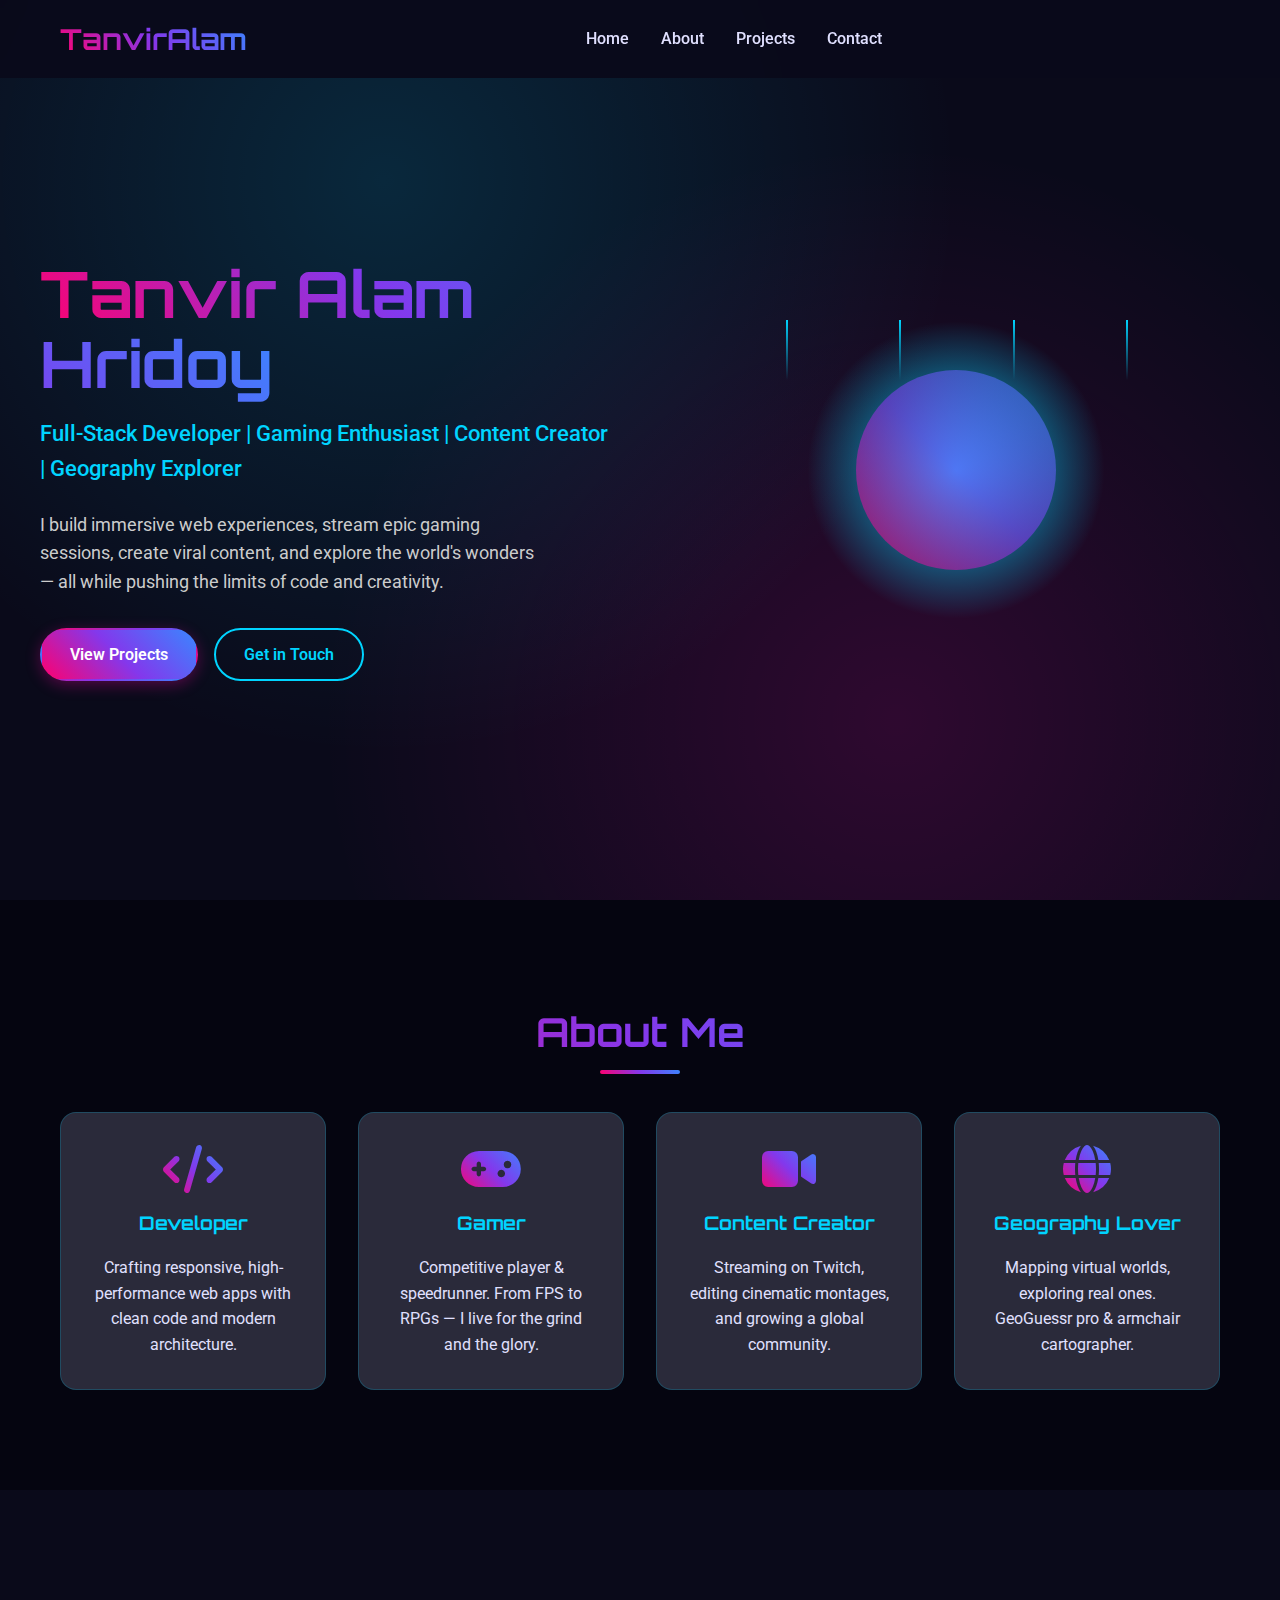
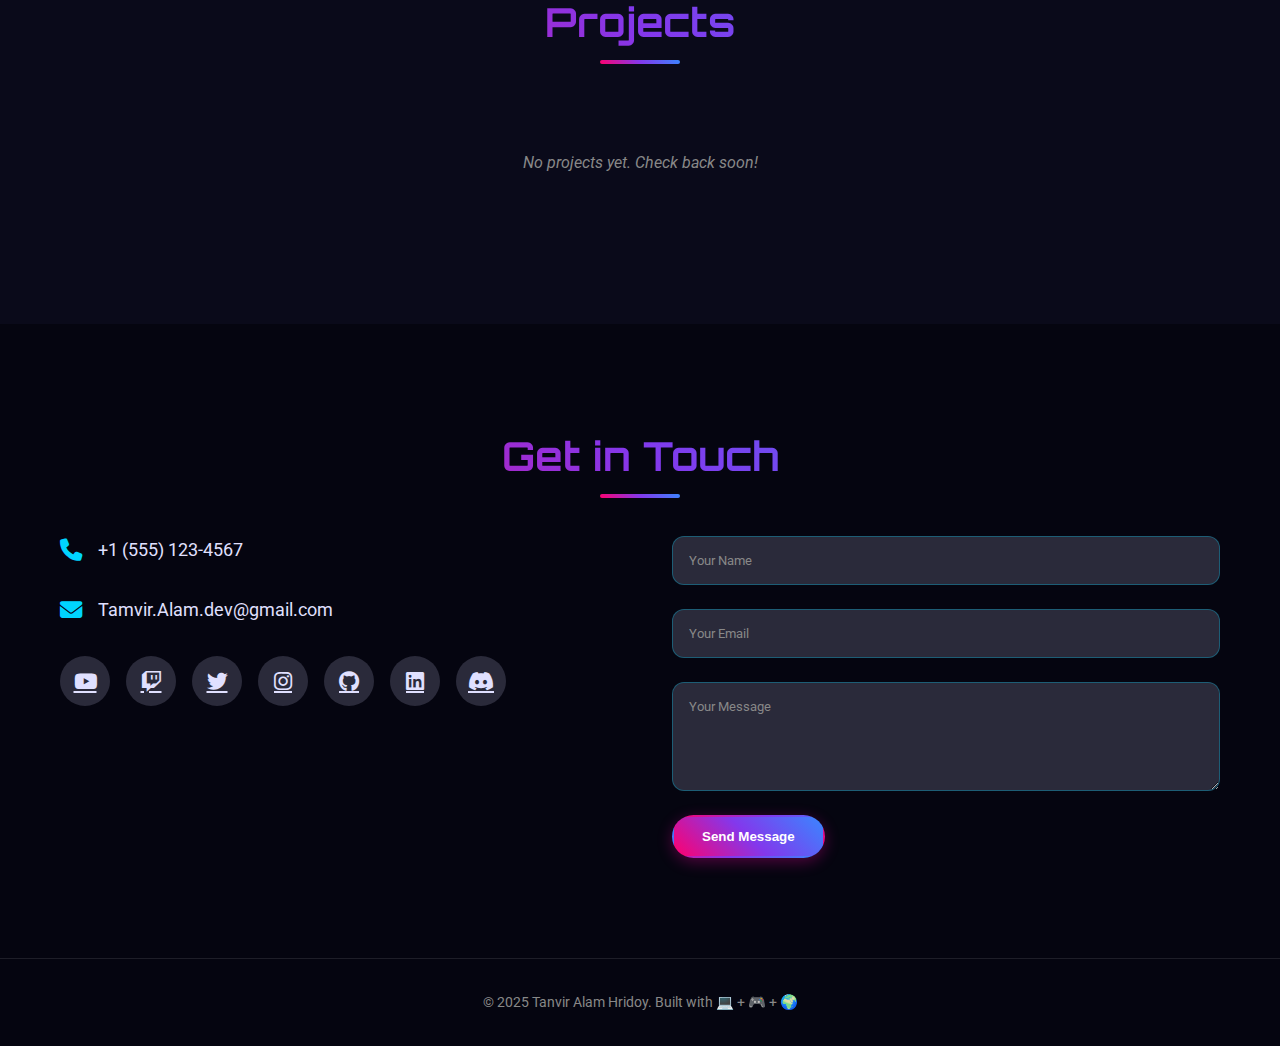
<file: index.html>
<!DOCTYPE html>
<html lang="en">
<head>
  <meta charset="UTF-8" />
  <meta name="viewport" content="width=device-width, initial-scale=1.0"/>
  <title> Tanvir Alam| Developer × Gamer × Creator × Geographer</title>
  <link rel="stylesheet" href="style.css" />
  <link href="https://fonts.googleapis.com/css2?family=Orbitron:wght@500;700&family=Roboto:wght@300;400;500&display=swap" rel="stylesheet">
  <link rel="stylesheet" href="https://cdnjs.cloudflare.com/ajax/libs/font-awesome/6.5.0/css/all.min.css"/>
</head>
<body>
  <!-- Navigation -->
  <nav class="navbar">
   <div class="nav-container">
  <div class="nav-logo">
    <a href="#home">Tanvir<span>Alam</span></a>
  </div>
  <ul class="nav-menu">
    <li><a href="#home" class="nav-link">Home</a></li>
    <li><a href="#about" class="nav-link">About</a></li>
    <li><a href="#projects" class="nav-link">Projects</a></li>
    <li><a href="#contact" class="nav-link">Contact</a></li>
  </ul>

  <!-- এখানে লগইন বাটন -->
  <div class="auth-status" id="auth-status"></div>

  <div class="hamburger">
    <span class="bar"></span>
    <span class="bar"></span>
    <span class="bar"></span>
  </div>
</div>
  </nav>

  <!-- Hero Section -->
  <section id="home" class="hero">
    <div class="hero-container">
      <div class="hero-content">
        <h1 class="hero-title">
          <span class="gradient-text">Tanvir Alam Hridoy</span>
        </h1>
        <p class="hero-subtitle">Full-Stack Developer | Gaming Enthusiast | Content Creator | Geography Explorer</p>
        <p class="hero-desc">
          I build immersive web experiences, stream epic gaming sessions, create viral content, and explore the world's wonders — all while pushing the limits of code and creativity.
        </p>
        <div class="hero-buttons">
          <a href="#projects" class="btn-primary">View Projects</a>
          <a href="#contact" class="btn-secondary">Get in Touch</a>
        </div>
      </div>
      <div class="hero-image">
        <div class="globe-glow"></div>
        <div class="code-lines">
          <span></span><span></span><span></span><span></span>
        </div>
      </div>
    </div>
  </section>

  <!-- About Section -->
  <section id="about" class="about">
    <div class="container">
      <h2 class="section-title">About Me</h2>
      <div class="about-grid">
        <div class="about-card">
          <i class="fas fa-code"></i>
          <h3>Developer</h3>
          <p>Crafting responsive, high-performance web apps with clean code and modern architecture.</p>
        </div>
        <div class="about-card">
          <i class="fas fa-gamepad"></i>
          <h3>Gamer</h3>
          <p>Competitive player & speedrunner. From FPS to RPGs — I live for the grind and the glory.</p>
        </div>
        <div class="about-card">
          <i class="fas fa-video"></i>
          <h3>Content Creator</h3>
          <p>Streaming on Twitch, editing cinematic montages, and growing a global community.</p>
        </div>
        <div class="about-card">
          <i class="fas fa-globe"></i>
          <h3>Geography Lover</h3>
          <p>Mapping virtual worlds, exploring real ones. GeoGuessr pro & armchair cartographer.</p>
        </div>
      </div>
    </div>
  </section>

  <!-- Projects Section -->
  <section id="projects" class="projects">
    <div class="container">
      <h2 class="section-title">Projects</h2>
      <div id="projects-grid" class="projects-grid">
        <!-- Projects loaded dynamically -->
      </div>
      <div id="no-projects" class="no-data">
        <p>No projects yet. Check back soon!</p>
      </div>
    </div>
  </section>

  <!-- Contact & Social -->
  <section id="contact" class="contact">
    <div class="container">
      <h2 class="section-title">Get in Touch</h2>
      <div class="contact-grid">
        <div class="contact-info">
          <div class="contact-item">
            <i class="fas fa-phone"></i>
            <span>+1 (555) 123-4567</span>
          </div>
          <div class="contact-item">
            <i class="fas fa-envelope"></i>
            <span>Tamvir.Alam.dev@gmail.com</span>
          </div>
          <div class="social-links">
            <a href="#" class="social-icon" data-platform="youtube"><i class="fab fa-youtube"></i></a>
            <a href="#" class="social-icon" data-platform="twitch"><i class="fab fa-twitch"></i></a>
            <a href="#" class="social-icon" data-platform="twitter"><i class="fab fa-twitter"></i></a>
            <a href="#" class="social-icon" data-platform="instagram"><i class="fab fa-instagram"></i></a>
            <a href="#" class="social-icon" data-platform="github"><i class="fab fa-github"></i></a>
            <a href="#" class="social-icon" data-platform="linkedin"><i class="fab fa-linkedin"></i></a>
            <a href="#" class="social-icon" data-platform="discord"><i class="fab fa-discord"></i></a>
          </div>
        </div>
        <form id="contact-form" class="contact-form">
          <input type="text" placeholder="Your Name" required />
          <input type="email" placeholder="Your Email" required />
          <textarea placeholder="Your Message" rows="5" required></textarea>
          <button type="submit" class="btn-primary">Send Message</button>
        </form>
      </div>
    </div>
  </section>

  <!-- Footer -->
  <footer class="footer">
    <p>&copy; 2025 Tanvir Alam Hridoy. Built with 💻 + 🎮 + 🌍</p>
  </footer>

  <script src="js/main.js"></script>
<!-- ইউজার লগইন মডাল -->
<div id="login-modal" class="modal">
  <div class="modal-content">
    <div class="modal-header">
      <h2 style="color:#00d4ff; margin:0;">লগইন করুন</h2>
      <span class="close" style="font-size:24px; cursor:pointer;">×</span>
    </div>
    <form id="user-login-form" style="padding:20px;">
      <div class="form-group">
        <label style="color:#ccc;">ইমেইল</label>
        <input type="email" id="user-email" placeholder="tanvir@example.com" required 
               style="width:100%; padding:12px; background:#16213e; border:1px solid #00d4ff; border-radius:8px; color:white; margin-top:5px;">
      </div>
      <div class="form-group">
        <label style="color:#ccc;">পাসওয়ার্ড</label>
        <input type="password" id="user-pass" placeholder="123456" required 
               style="width:100%; padding:12px; background:#16213e; border:1px solid #00d4ff; border-radius:8px; color:white; margin-top:5px;">
      </div>
      <div id="login-error" style="color:red; font-size:14px; margin:10px 0; min-height:20px;"></div>
      <button type="submit" class="btn-primary" 
              style="width:100%; padding:12px; background:#00d4ff; color:black; border:none; border-radius:8px; font-weight:bold;">
        লগইন করুন
      </button>
    </form>
  </div>
</div>
<script>
  // URL Parameter চেক করো
  const urlParams = new URLSearchParams(window.location.search);
  const adminMode = urlParams.get('admin');
  const dashboardMode = urlParams.get('dashboard');

  // যদি ?admin থাকে → Admin Login পেজে যাও
  if (adminMode === 'login' || adminMode === 'true') {
    window.location.href = 'admin.html';
  }

  // যদি ?dashboard থাকে → সরাসরি Dashboard (লগইন চেক সহ)
  else if (dashboardMode === 'true') {
    // চেক করো লগইন আছে কি না
    if (localStorage.getItem('adminLoggedIn') === 'true') {
      window.location.href = 'dashboard.html';
    } else {
      window.location.href = 'admin.html';
    }
  }
</script>
</body>
</html>
</file>
<file: style.css>
/* css/style.css */
:root {
  --primary: #00d4ff;
  --secondary: #ff00aa;
  --accent: #ffd700;
  --dark: #0a0a1a;
  --darker: #050510;
  --light: #e0e0ff;
  --gray: #2a2a3a;
  --gradient: linear-gradient(135deg, #667eea 0%, #764ba2 100%);
  --gaming-gradient: linear-gradient(45deg, #ff006e 0%, #8338ec 50%, #3a86ff 100%);
}

* {
  margin: 0;
  padding: 0;
  box-sizing: border-box;
}

html {
  scroll-behavior: smooth;
}

body {
  font-family: 'Roboto', sans-serif;
  background-color: var(--dark);
  color: var(--light);
  line-height: 1.6;
  overflow-x: hidden;
}

.container {
  max-width: 1200px;
  margin: 0 auto;
  padding: 0 20px;
}

/* Typography */
h1, h2, h3, h4 {
  font-family: 'Orbitron', sans-serif;
  font-weight: 700;
}

.section-title {
  text-align: center;
  font-size: 2.5rem;
  margin-bottom: 3rem;
  background: var(--gaming-gradient);
  -webkit-background-clip: text;
  -webkit-text-fill-color: transparent;
  background-clip: text;
  position: relative;
}

.section-title::after {
  content: '';
  position: absolute;
  bottom: -10px;
  left: 50%;
  transform: translateX(-50%);
  width: 80px;
  height: 4px;
  background: var(--gaming-gradient);
  border-radius: 2px;
}

/* Navigation */
.navbar {
  position: fixed;
  top: 0;
  width: 100%;
  background: rgba(10, 10, 26, 0.95);
  backdrop-filter: blur(10px);
  z-index: 1000;
  padding: 1rem 0;
  transition: all 0.3s ease;
}

.nav-container {
  max-width: 1200px;
  margin: 0 auto;
  padding: 0 20px;
  display: flex;
  justify-content: space-between;
  align-items: center;
}

.nav-logo a {
  font-family: 'Orbitron', sans-serif;
  font-size: 1.8rem;
  font-weight: 700;
  text-decoration: none;
  background: var(--gaming-gradient);
  -webkit-background-clip: text;
  -webkit-text-fill-color: transparent;
  background-clip: text;
}

.nav-logo span {
  color: var(--primary);
}

.nav-menu {
  display: flex;
  list-style: none;
  gap: 2rem;
}

.nav-link {
  color: var(--light);
  text-decoration: none;
  font-weight: 500;
  transition: all 0.3s ease;
  position: relative;
}

.nav-link::after {
  content: '';
  position: absolute;
  bottom: -5px;
  left: 0;
  width: 0;
  height: 2px;
  background: var(--primary);
  transition: width 0.3s ease;
}

.nav-link:hover::after {
  width: 100%;
}

.hamburger {
  display: none;
  flex-direction: column;
  cursor: pointer;
}

.bar {
  width: 25px;
  height: 3px;
  background: var(--primary);
  margin: 3px 0;
  transition: 0.3s;
}

/* Hero Section */
.hero {
  min-height: 100vh;
  display: flex;
  align-items: center;
  padding: 100px 20px 60px;
  position: relative;
  overflow: hidden;
}

.hero::before {
  content: '';
  position: absolute;
  top: 0;
  left: 0;
  right: 0;
  bottom: 0;
  background: radial-gradient(circle at 30% 20%, rgba(0, 212, 255, 0.15) 0%, transparent 50%),
              radial-gradient(circle at 70% 80%, rgba(255, 0, 170, 0.15) 0%, transparent 50%);
  z-index: -1;
}

.hero-container {
  max-width: 1200px;
  margin: 0 auto;
  display: grid;
  grid-template-columns: 1fr 1fr;
  gap: 4rem;
  align-items: center;
}

.hero-content {
  animation: fadeInLeft 1s ease-out;
}

.hero-title {
  font-size: 4rem;
  margin-bottom: 1rem;
  line-height: 1.1;
}

.gradient-text {
  background: var(--gaming-gradient);
  -webkit-background-clip: text;
  -webkit-text-fill-color: transparent;
  background-clip: text;
}

.hero-subtitle {
  font-size: 1.4rem;
  color: var(--primary);
  margin-bottom: 1.5rem;
  font-weight: 500;
}

.hero-desc {
  font-size: 1.1rem;
  margin-bottom: 2rem;
  color: #ccc;
  max-width: 500px;
}

.hero-buttons {
  display: flex;
  gap: 1rem;
  flex-wrap: wrap;
}

.btn-primary, .btn-secondary {
  padding: 12px 28px;
  border-radius: 50px;
  text-decoration: none;
  font-weight: 600;
  transition: all 0.3s ease;
  display: inline-block;
  border: 2px solid transparent;
}

.btn-primary {
  background: var(--gaming-gradient);
  color: white;
  box-shadow: 0 4px 15px rgba(255, 0, 170, 0.3);
}

.btn-primary:hover {
  transform: translateY(-3px);
  box-shadow: 0 8px 25px rgba(255, 0, 170, 0.4);
}

.btn-secondary {
  background: transparent;
  color: var(--primary);
  border: 2px solid var(--primary);
}

.btn-secondary:hover {
  background: var(--primary);
  color: var(--dark);
  transform: translateY(-3px);
}

.hero-image {
  position: relative;
  display: flex;
  justify-content: center;
  align-items: center;
  animation: fadeInRight 1s ease-out;
}

.globe-glow {
  width: 300px;
  height: 300px;
  border-radius: 50%;
  background: radial-gradient(circle, var(--primary) 0%, transparent 70%);
  position: relative;
  animation: pulse 3s infinite;
}

.globe-glow::before {
  content: '';
  position: absolute;
  top: 50%;
  left: 50%;
  transform: translate(-50%, -50%);
  width: 200px;
  height: 200px;
  border-radius: 50%;
  background: var(--gaming-gradient);
  opacity: 0.6;
}

.code-lines {
  position: absolute;
  width: 100%;
  height: 100%;
  pointer-events: none;
}

.code-lines span {
  position: absolute;
  width: 2px;
  height: 60px;
  background: linear-gradient(to bottom, var(--primary), transparent);
  animation: codeFall 4s linear infinite;
}

.code-lines span:nth-child(1) { left: 20%; animation-delay: 0s; }
.code-lines span:nth-child(2) { left: 40%; animation-delay: 1s; }
.code-lines span:nth-child(3) { left: 60%; animation-delay: 2s; }
.code-lines span:nth-child(4) { left: 80%; animation-delay: 0.5s; }

/* About Section */
.about {
  padding: 100px 0;
  background: var(--darker);
}

.about-grid {
  display: grid;
  grid-template-columns: repeat(auto-fit, minmax(250px, 1fr));
  gap: 2rem;
}

.about-card {
  background: var(--gray);
  padding: 2rem;
  border-radius: 16px;
  text-align: center;
  transition: all 0.3s ease;
  border: 1px solid rgba(0, 212, 255, 0.2);
  position: relative;
  overflow: hidden;
}

.about-card::before {
  content: '';
  position: absolute;
  top: 0;
  left: -100%;
  width: 100%;
  height: 100%;
  background: linear-gradient(90deg, transparent, rgba(0, 212, 255, 0.1), transparent);
  transition: 0.5s;
}

.about-card:hover::before {
  left: 100%;
}

.about-card i {
  font-size: 3rem;
  background: var(--gaming-gradient);
  -webkit-background-clip: text;
  -webkit-text-fill-color: transparent;
  background-clip: text;
  margin-bottom: 1rem;
}

.about-card h3 {
  margin-bottom: 1rem;
  color: var(--primary);
}

.about-card:hover {
  transform: translateY(-10px);
  box-shadow: 0 20px 40px rgba(0, 212, 255, 0.15);
  border-color: var(--primary);
}

/* Projects Section */
.projects {
  padding: 100px 0;
}

.projects-grid {
  display: grid;
  grid-template-columns: repeat(auto-fill, minmax(300px, 1fr));
  gap: 2rem;
}

.project-card {
  background: var(--gray);
  border-radius: 16px;
  overflow: hidden;
  transition: all 0.3s ease;
  border: 1px solid rgba(255, 255, 255, 0.1);
  position: relative;
}

.project-card::before {
  content: '';
  position: absolute;
  top: 0;
  left: 0;
  right: 0;
  bottom: 0;
  background: var(--gaming-gradient);
  opacity: 0;
  transition: opacity 0.3s ease;
  z-index: 1;
}

.project-card:hover::before {
  opacity: 0.1;
}

.project-thumb {
  height: 200px;
  overflow: hidden;
  position: relative;
}

.project-thumb img {
  width: 100%;
  height: 100%;
  object-fit: cover;
  transition: transform 0.5s ease;
}

.project-card:hover .project-thumb img {
  transform: scale(1.1);
}

.project-info {
  padding: 1.5rem;
  position: relative;
  z-index: 2;
}

.project-title {
  font-size: 1.3rem;
  margin-bottom: 0.5rem;
  color: var(--light);
}

.project-desc {
  color: #ccc;
  margin-bottom: 1rem;
  font-size: 0.95rem;
}

.project-tags {
  display: flex;
  flex-wrap: wrap;
  gap: 0.5rem;
  margin-bottom: 1rem;
}

.tag {
  background: rgba(0, 212, 255, 0.2);
  color: var(--primary);
  padding: 0.25rem 0.75rem;
  border-radius: 50px;
  font-size: 0.8rem;
  font-weight: 500;
}

.project-links {
  display: flex;
  gap: 1rem;
}

.project-link {
  color: var(--light);
  font-size: 1.2rem;
  transition: all 0.3s ease;
}

.project-link:hover {
  color: var(--primary);
  transform: translateY(-2px);
}

.project-card:hover {
  transform: translateY(-10px);
  box-shadow: 0 20px 40px rgba(0, 0, 0, 0.3);
  border-color: var(--primary);
}

.no-data {
  text-align: center;
  padding: 3rem;
  color: #888;
  font-style: italic;
}

/* Contact Section */
.contact {
  padding: 100px 0;
  background: var(--darker);
}

.contact-grid {
  display: grid;
  grid-template-columns: 1fr 1fr;
  gap: 4rem;
  align-items: start;
}

.contact-info {
  display: flex;
  flex-direction: column;
  gap: 2rem;
}

.contact-item {
  display: flex;
  align-items: center;
  gap: 1rem;
  font-size: 1.1rem;
}

.contact-item i {
  color: var(--primary);
  font-size: 1.4rem;
}

.social-links {
  display: flex;
  gap: 1rem;
  flex-wrap: wrap;
}

.social-icon {
  width: 50px;
  height: 50px;
  border-radius: 50%;
  background: var(--gray);
  display: flex;
  align-items: center;
  justify-content: center;
  color: var(--light);
  font-size: 1.3rem;
  transition: all 0.3s ease;
  position: relative;
  overflow: hidden;
}

.social-icon::before {
  content: '';
  position: absolute;
  top: 0;
  left: -100%;
  width: 100%;
  height: 100%;
  background: var(--gaming-gradient);
  transition: 0.5s;
  z-index: 0;
}

.social-icon i {
  position: relative;
  z-index: 1;
}

.social-icon:hover::before {
  left: 0;
}

.social-icon:hover {
  transform: translateY(-5px) scale(1.1);
  box-shadow: 0 10px 20px rgba(0, 0, 0, 0.3);
}

.contact-form {
  display: flex;
  flex-direction: column;
  gap: 1.5rem;
}

.contact-form input,
.contact-form textarea {
  padding: 1rem;
  background: var(--gray);
  border: 1px solid rgba(0, 212, 255, 0.3);
  border-radius: 12px;
  color: var(--light);
  font-family: inherit;
  transition: all 0.3s ease;
}

.contact-form input:focus,
.contact-form textarea:focus {
  outline: none;
  border-color: var(--primary);
  box-shadow: 0 0 0 3px rgba(0, 212, 255, 0.2);
}

.contact-form input::placeholder,
.contact-form textarea::placeholder {
  color: #888;
}

.contact-form button {
  align-self: flex-start;
}

/* Footer */
.footer {
  background: var(--darker);
  text-align: center;
  padding: 2rem 0;
  border-top: 1px solid rgba(255, 255, 255, 0.1);
  font-size: 0.9rem;
  color: #888;
}

/* Animations */
@keyframes fadeInLeft {
  from { opacity: 0; transform: translateX(-50px); }
  to { opacity: 1; transform: translateX(0); }
}

@keyframes fadeInRight {
  from { opacity: 0; transform: translateX(50px); }
  to { opacity: 1; transform: translateX(0); }
}

@keyframes pulse {
  0%, 100% { transform: scale(1); }
  50% { transform: scale(1.05); }
}

@keyframes codeFall {
  0% { transform: translateY(-100px); opacity: 0; }
  10% { opacity: 1; }
  90% { opacity: 1; }
  100% { transform: translateY(400px); opacity: 0; }
}

/* Responsive Design */
@media (max-width: 992px) {
  .hero-container {
    grid-template-columns: 1fr;
    text-align: center;
  }
  
  .hero-title {
    font-size: 3rem;
  }
  
  .contact-grid {
    grid-template-columns: 1fr;
  }
}

@media (max-width: 768px) {
  .hamburger {
    display: flex;
  }
  
  .nav-menu {
    position: fixed;
    left: -100%;
    top: 70px;
    flex-direction: column;
    background-color: var(--darker);
    width: 100%;
    text-align: center;
    transition: 0.3s;
    box-shadow: 0 10px 27px rgba(0, 0, 0, 0.05);
    padding: 2rem 0;
  }
  
  .nav-menu.active {
    left: 0;
  }
  
  .hero {
    padding-top: 120px;
  }
  
  .section-title {
    font-size: 2rem;
  }
  
  .hero-buttons {
    justify-content: center;
  }
  
  .about-card i {
    font-size: 2.5rem;
  }
}

@media (max-width: 480px) {
  .hero-title {
    font-size: 2.5rem;
  }
  
  .hero-subtitle {
    font-size: 1.2rem;
  }
  
  .btn-primary, .btn-secondary {
    padding: 10px 20px;
    font-size: 0.9rem;
  }
  
  .globe-glow {
    width: 200px;
    height: 200px;
  }
  
  .globe-glow::before {
    width: 120px;
    height: 120px;
  }
}
/* -------------------------------------------------
   MOBILE-ONLY ANIMATIONS (≤ 768px)
   ------------------------------------------------- */
@media (max-width: 768px) {
  /* 1. Reduce heavy hero background pulses */
  .hero::before {
    background: radial-gradient(circle at 30% 20%, rgba(0,212,255,0.08) 0%, transparent 50%),
                radial-gradient(circle at 70% 80%, rgba(255,0,170,0.08) 0%, transparent 50%);
    animation: none;               /* stop heavy radial animation */
  }

  /* 2. Faster, lighter code-fall */
  @keyframes codeFallMobile {
    0%   { transform: translateY(-80px); opacity: 0; }
    10%  { opacity: 1; }
    90%  { opacity: 1; }
    100% { transform: translateY(300px); opacity: 0; }
  }
  .code-lines span { animation: codeFallMobile 2.5s linear infinite; }

  /* 3. Staggered fade-in for about cards */
  .about-card {
    opacity: 0;
    transform: translateY(30px);
    animation: fadeUpMobile 0.6s forwards;
  }
  .about-card:nth-child(1) { animation-delay: 0.1s; }
  .about-card:nth-child(2) { animation-delay: 0.2s; }
  .about-card:nth-child(3) { animation-delay: 0.3s; }
  .about-card:nth-child(4) { animation-delay: 0.4s; }

  @keyframes fadeUpMobile {
    to { opacity: 1; transform: translateY(0); }
  }

  /* 4. Project cards – slide in from sides */
  .project-card {
    opacity: 0;
    transform: translateX(-20px);
    animation: slideInMobile 0.5s forwards;
  }
  .project-card:nth-child(even) { transform: translateX(20px); }
  .project-card:nth-child(1) { animation-delay: 0.05s; }
  .project-card:nth-child(2) { animation-delay: 0.10s; }
  .project-card:nth-child(3) { animation-delay: 0.15s; }
  .project-card:nth-child(4) { animation-delay: 0.20s; }
  /* …add more if you have >4 cards */

  @keyframes slideInMobile {
    to { opacity: 1; transform: translateX(0); }
  }

  /* 5. Contact form fields – subtle focus glow */
  .contact-form input:focus,
  .contact-form textarea:focus {
    transform: scale(1.02);
    transition: transform .2s ease, border-color .2s ease, box-shadow .2s ease;
  }

  /* 6. Social icons – pop on tap */
  .social-icon:active {
    transform: scale(0.9);
  }

  /* 7. Hamburger animation */
  .hamburger.active .bar:nth-child(1) { transform: translateY(8px) rotate(45deg); }
  .hamburger.active .bar:nth-child(2) { opacity: 0; }
  .hamburger.active .bar:nth-child(3) { transform: translateY(-8px) rotate(-45deg); }

  /* 8. Reduce hero globe size & pulse */
  .globe-glow { width: 220px; height: 220px; }
  .globe-glow::before { width: 140px; height: 140px; }
  @keyframes pulseMobile { 0%,100% {transform:scale(1);} 50% {transform:scale(1.03);} }
  .globe-glow { animation: pulseMobile 2.5s infinite; }
}

/* -------------------------------------------------
   VERY SMALL SCREENS (≤ 480px) – even lighter
   ------------------------------------------------- */
@media (max-width: 480px) {
  .code-lines span { animation-duration: 2s; }
  .globe-glow { width: 180px; height: 180px; }
  .globe-glow::before { width: 110px; height: 110px; }
}


/* -------------------------------------------------
   TOUCH GESTURE VISUAL FEEDBACK
   ------------------------------------------------- */
@media (max-width: 768px) {
  /* Prevent accidental text selection during swipe */
  * {
    -webkit-user-select: none;
    user-select: none;
    -webkit-touch-callout: none;
  }

  /* Project swipe container */
  #projects-grid {
    overflow: hidden;
    position: relative;
  }

  .project-card {
    transition: transform 0.35s cubic-bezier(0.25, 0.8, 0.25, 1), opacity 0.35s ease;
    touch-action: pan-y;
  }

  /* Active swipe state */
  .project-card.swiping {
    transition: none;
  }

  /* Quick action overlay on long press */
  .project-quick-actions {
    position: absolute;
    top: 50%;
    left: 50%;
    transform: translate(-50%, -50%);
    background: rgba(0, 0, 0, 0.85);
    padding: 1rem 1.5rem;
    border-radius: 16px;
    display: flex;
    gap: 1rem;
    opacity: 0;
    pointer-events: none;
    transition: opacity 0.3s ease;
    z-index: 10;
  }

  .project-quick-actions.show {
    opacity: 1;
    pointer-events: auto;
  }

  .quick-btn {
    background: var(--gaming-gradient);
    color: white;
    border: none;
    width: 44px;
    height: 44px;
    border-radius: 50%;
    display: flex;
    align-items: center;
    justify-content: center;
    font-size: 1.2rem;
    cursor: pointer;
  }

  /* Globe pulse on double tap */
  .globe-glow.double-tap {
    animation: doubleTapPulse 0.6s ease-out;
  }

  @keyframes doubleTapPulse {
    0%   { transform: scale(1); }
    50%  { transform: scale(1.2); box-shadow: 0 0 60px rgba(0, 212, 255, 0.8); }
    100% { transform: scale(1); }
  }

  /* Section swipe indicator */
  .section-swipe-hint {
    position: fixed;
    bottom: 20px;
    left: 50%;
    transform: translateX(-50%);
    background: rgba(0, 212, 255, 0.2);
    color: var(--primary);
    padding: 0.5rem 1rem;
    border-radius: 50px;
    font-size: 0.8rem;
    opacity: 0;
    pointer-events: none;
    transition: opacity 0.3s ease;
    z-index: 100;
  }

  .section-swipe-hint.show {
    opacity: 1;
  }
}
/* লগইন মডাল */
.modal {
  display: none;
  position: fixed;
  top: 0; left: 0;
  width: 100%; height: 100%;
  background: rgba(0,0,0,0.8);
  justify-content: center;
  align-items: center;
  z-index: 1000;
}
.modal-content {
  background: #1a1a2e;
  padding: 20px;
  border-radius: 15px;
  width: 90%;
  max-width: 400px;
  color: white;
  box-shadow: 0 0 20px rgba(0,212,255,0.5);
}
.modal-header {
  display: flex;
  justify-content: space-between;
  align-items: center;
  margin-bottom: 15px;
}
.modal-header h2 {
  margin: 0;
  color: #00d4ff;
}
.close {
  font-size: 24px;
  cursor: pointer;
}
.form-group {
  margin-bottom: 15px;
}
.form-group label {
  display: block;
  margin-bottom: 5px;
  color: #ccc;
}
.form-group input {
  width: 100%;
  padding: 12px;
  background: #16213e;
  border: 1px solid #00d4ff;
  border-radius: 8px;
  color: white;
}
.form-group input:focus {
  outline: none;
  box-shadow: 0 0 8px #00d4ff;
}

/* লগইন বাটন নেভবারে */
.auth-status {
  font-size: 14px;
  color: #00d4ff;
}
.auth-status .login-btn {
  cursor: pointer;
  text-decoration: underline;
}
.auth-status .logout-btn {
  background: #ff006e;
  color: white;
  border: none;
  padding: 6px 12px;
  border-radius: 6px;
  cursor: pointer;
  font-size: 12px;
}

/* প্রাইভেট প্রজেক্ট লুকানো */
.project-card.private {
  display: none;
}
.project-card.private.unlocked {
  display: block;
}
</file>
